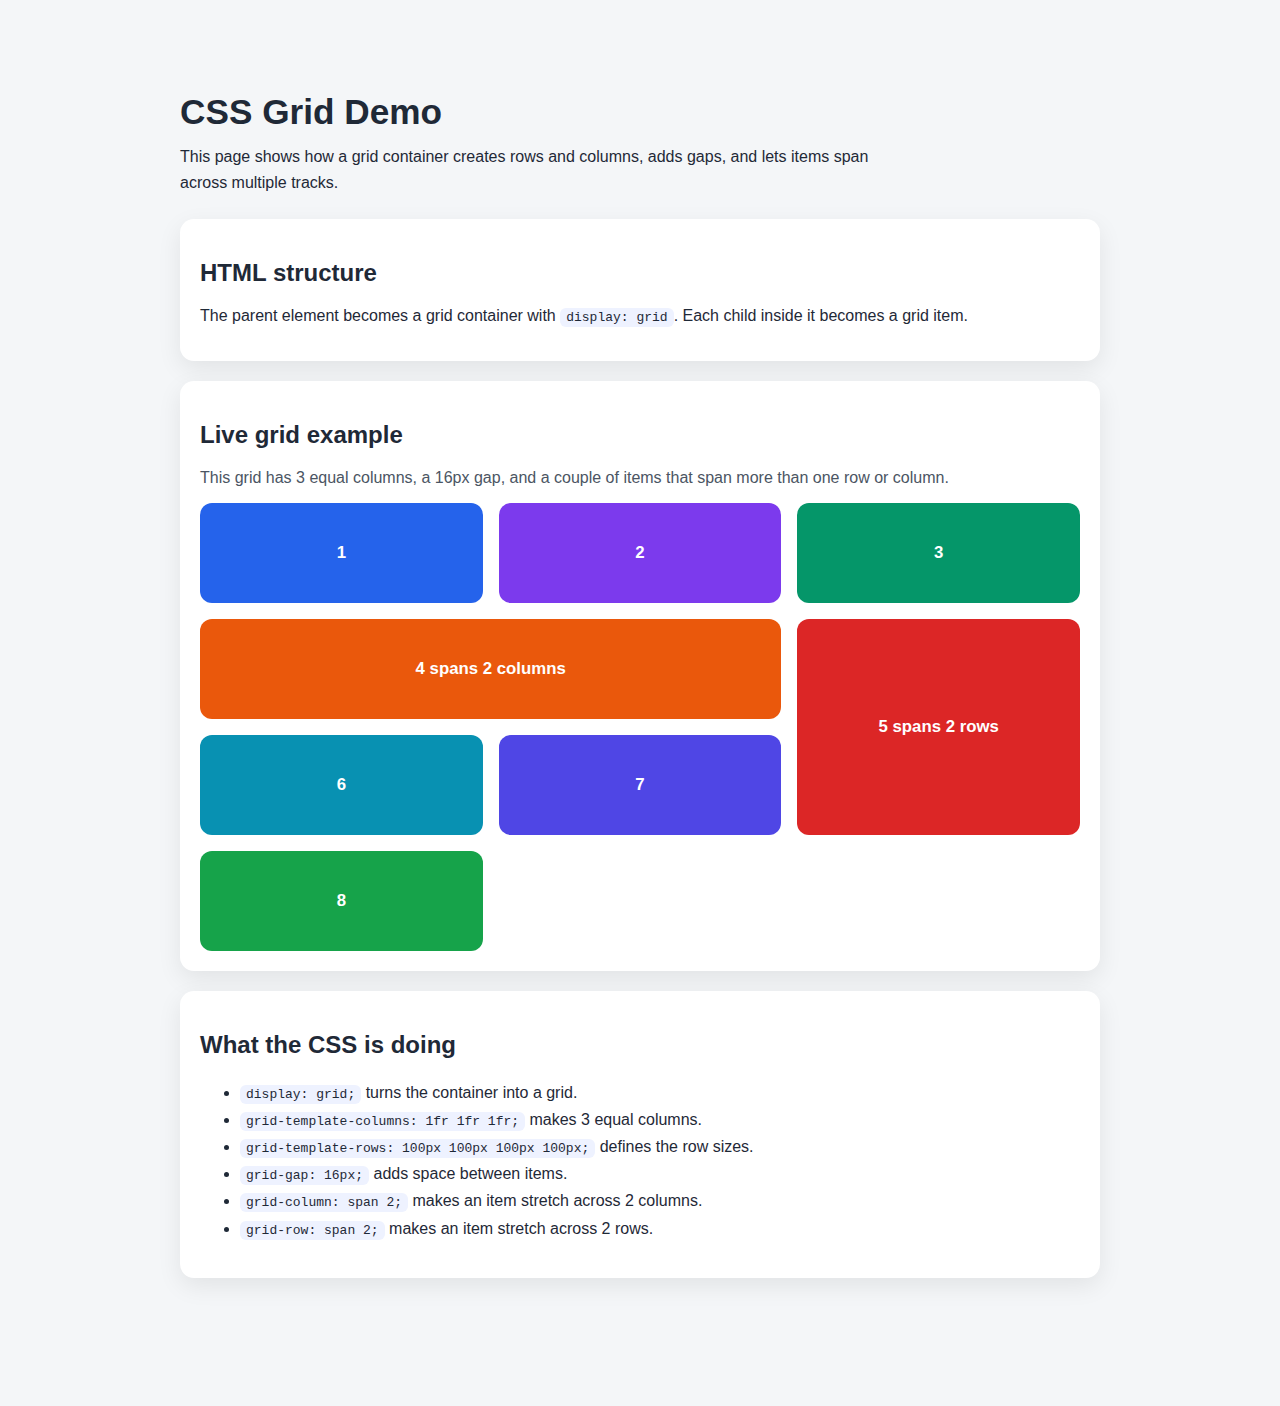
<file: Leaning Projects of HTML & CSS/a/index.html>
<!DOCTYPE html>
<html lang="en">
<head>
  <meta charset="UTF-8" />
  <meta name="viewport" content="width=device-width, initial-scale=1.0" />
  <title>CSS Grid Demo</title>
  <link rel="stylesheet" href="styles.css" />
</head>
<body>
  <main class="page">
    <header class="hero">
      <h1>CSS Grid Demo</h1>
      <p>
        This page shows how a grid container creates rows and columns, adds gaps,
        and lets items span across multiple tracks.
      </p>
    </header>

    <section class="card">
      <h2>HTML structure</h2>
      <p>
        The parent element becomes a grid container with <code>display: grid</code>.
        Each child inside it becomes a grid item.
      </p>
    </section>

    <section class="card">
      <h2>Live grid example</h2>
      <p class="note">
        This grid has 3 equal columns, a 16px gap, and a couple of items that span
        more than one row or column.
      </p>

      <div class="grid-demo">
        <div class="item item-1">1</div>
        <div class="item item-2">2</div>
        <div class="item item-3">3</div>
        <div class="item item-4 wide">4 spans 2 columns</div>
        <div class="item item-5 tall">5 spans 2 rows</div>
        <div class="item item-6">6</div>
        <div class="item item-7">7</div>
        <div class="item item-8">8</div>
      </div>
    </section>

    <section class="card">
      <h2>What the CSS is doing</h2>
      <ul>
        <li><code>display: grid;</code> turns the container into a grid.</li>
        <li><code>grid-template-columns: 1fr 1fr 1fr;</code> makes 3 equal columns.</li>
        <li><code>grid-template-rows: 100px 100px 100px 100px;</code> defines the row sizes.</li>
        <li><code>grid-gap: 16px;</code> adds space between items.</li>
        <li><code>grid-column: span 2;</code> makes an item stretch across 2 columns.</li>
        <li><code>grid-row: span 2;</code> makes an item stretch across 2 rows.</li>
      </ul>
    </section>
  </main>
</body>
</html>
</file>
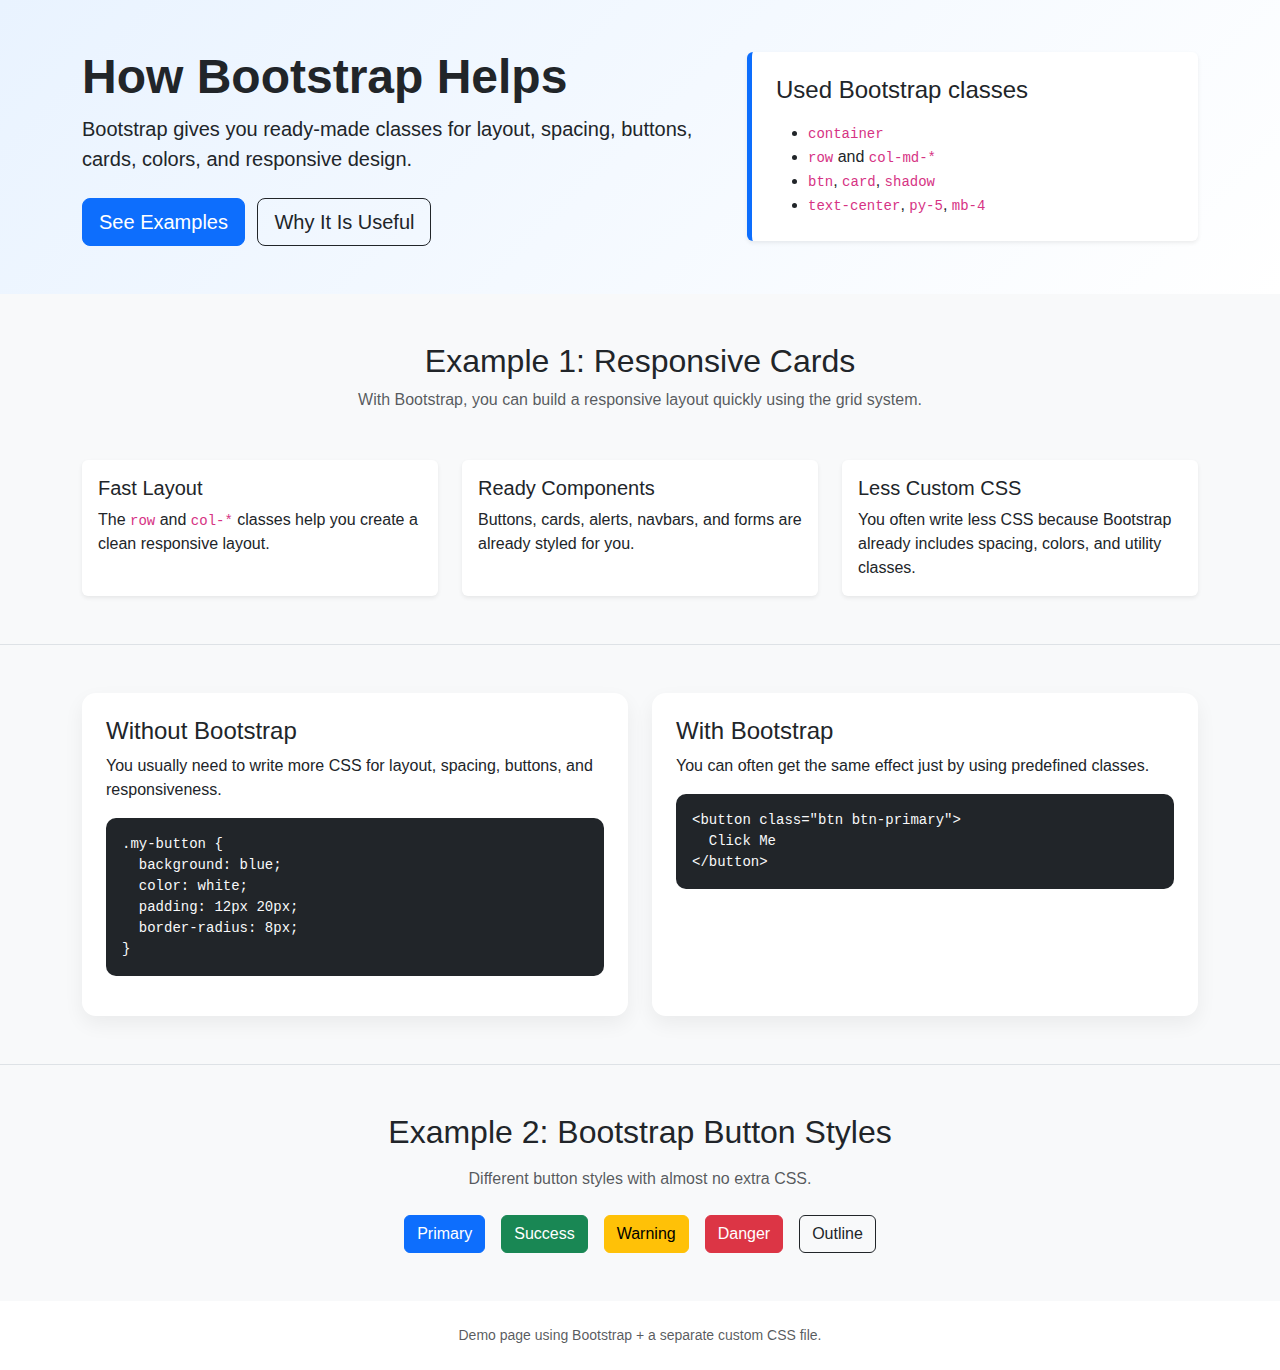
<file: Leaning Projects of HTML & CSS/b/index.html>
<!DOCTYPE html>
<html lang="en">
<head>
  <meta charset="UTF-8" />
  <meta name="viewport" content="width=device-width, initial-scale=1.0" />
  <title>Bootstrap Demo</title>

  <!-- Bootstrap CSS -->
  <link
    href="https://cdn.jsdelivr.net/npm/bootstrap@5.3.3/dist/css/bootstrap.min.css"
    rel="stylesheet"
  />

  <!-- Your custom CSS -->
  <link rel="stylesheet" href="styles.css" />
</head>
<body>
  <header class="hero-section py-5">
    <div class="container">
      <div class="row align-items-center g-4">
        <div class="col-md-7">
          <h1 class="display-5 fw-bold">How Bootstrap Helps</h1>
          <p class="lead mb-4">
            Bootstrap gives you ready-made classes for layout, spacing, buttons,
            cards, colors, and responsive design.
          </p>
          <a href="#examples" class="btn btn-primary btn-lg me-2">See Examples</a>
          <a href="#comparison" class="btn btn-outline-dark btn-lg">Why It Is Useful</a>
        </div>
        <div class="col-md-5">
          <div class="p-4 bg-white rounded shadow-sm example-box">
            <h2 class="h4 mb-3">Used Bootstrap classes</h2>
            <ul class="mb-0">
              <li><code>container</code></li>
              <li><code>row</code> and <code>col-md-*</code></li>
              <li><code>btn</code>, <code>card</code>, <code>shadow</code></li>
              <li><code>text-center</code>, <code>py-5</code>, <code>mb-4</code></li>
            </ul>
          </div>
        </div>
      </div>
    </div>
  </header>

  <main>
    <section id="examples" class="py-5">
      <div class="container">
        <div class="text-center mb-5">
          <h2>Example 1: Responsive Cards</h2>
          <p class="text-muted">
            With Bootstrap, you can build a responsive layout quickly using the grid system.
          </p>
        </div>

        <div class="row g-4">
          <div class="col-12 col-md-6 col-lg-4">
            <div class="card h-100 shadow-sm border-0">
              <div class="card-body">
                <h3 class="h5 card-title">Fast Layout</h3>
                <p class="card-text">
                  The <code>row</code> and <code>col-*</code> classes help you create a clean responsive layout.
                </p>
              </div>
            </div>
          </div>

          <div class="col-12 col-md-6 col-lg-4">
            <div class="card h-100 shadow-sm border-0">
              <div class="card-body">
                <h3 class="h5 card-title">Ready Components</h3>
                <p class="card-text">
                  Buttons, cards, alerts, navbars, and forms are already styled for you.
                </p>
              </div>
            </div>
          </div>

          <div class="col-12 col-md-6 col-lg-4">
            <div class="card h-100 shadow-sm border-0">
              <div class="card-body">
                <h3 class="h5 card-title">Less Custom CSS</h3>
                <p class="card-text">
                  You often write less CSS because Bootstrap already includes spacing, colors, and utility classes.
                </p>
              </div>
            </div>
          </div>
        </div>
      </div>
    </section>

    <section id="comparison" class="py-5 bg-light border-top border-bottom">
      <div class="container">
        <div class="row g-4 align-items-stretch">
          <div class="col-md-6">
            <div class="comparison-box h-100">
              <h2 class="h4">Without Bootstrap</h2>
              <p>
                You usually need to write more CSS for layout, spacing, buttons,
                and responsiveness.
              </p>
              <pre class="code-box"><code>.my-button {
  background: blue;
  color: white;
  padding: 12px 20px;
  border-radius: 8px;
}</code></pre>
            </div>
          </div>

          <div class="col-md-6">
            <div class="comparison-box h-100">
              <h2 class="h4">With Bootstrap</h2>
              <p>
                You can often get the same effect just by using predefined classes.
              </p>
              <pre class="code-box"><code>&lt;button class="btn btn-primary"&gt;
  Click Me
&lt;/button&gt;</code></pre>
            </div>
          </div>
        </div>
      </div>
    </section>

    <section class="py-5">
      <div class="container text-center">
        <h2 class="mb-3">Example 2: Bootstrap Button Styles</h2>
        <p class="text-muted mb-4">Different button styles with almost no extra CSS.</p>
        <div class="d-flex flex-wrap justify-content-center gap-3">
          <button class="btn btn-primary">Primary</button>
          <button class="btn btn-success">Success</button>
          <button class="btn btn-warning">Warning</button>
          <button class="btn btn-danger">Danger</button>
          <button class="btn btn-outline-dark">Outline</button>
        </div>
      </div>
    </section>
  </main>

  <footer class="py-4 text-center small text-muted">
    Demo page using Bootstrap + a separate custom CSS file.
  </footer>

  <!-- Bootstrap JS Bundle -->
  <script
    src="https://cdn.jsdelivr.net/npm/bootstrap@5.3.3/dist/js/bootstrap.bundle.min.js"
  ></script>
</body>
</html>
</file>
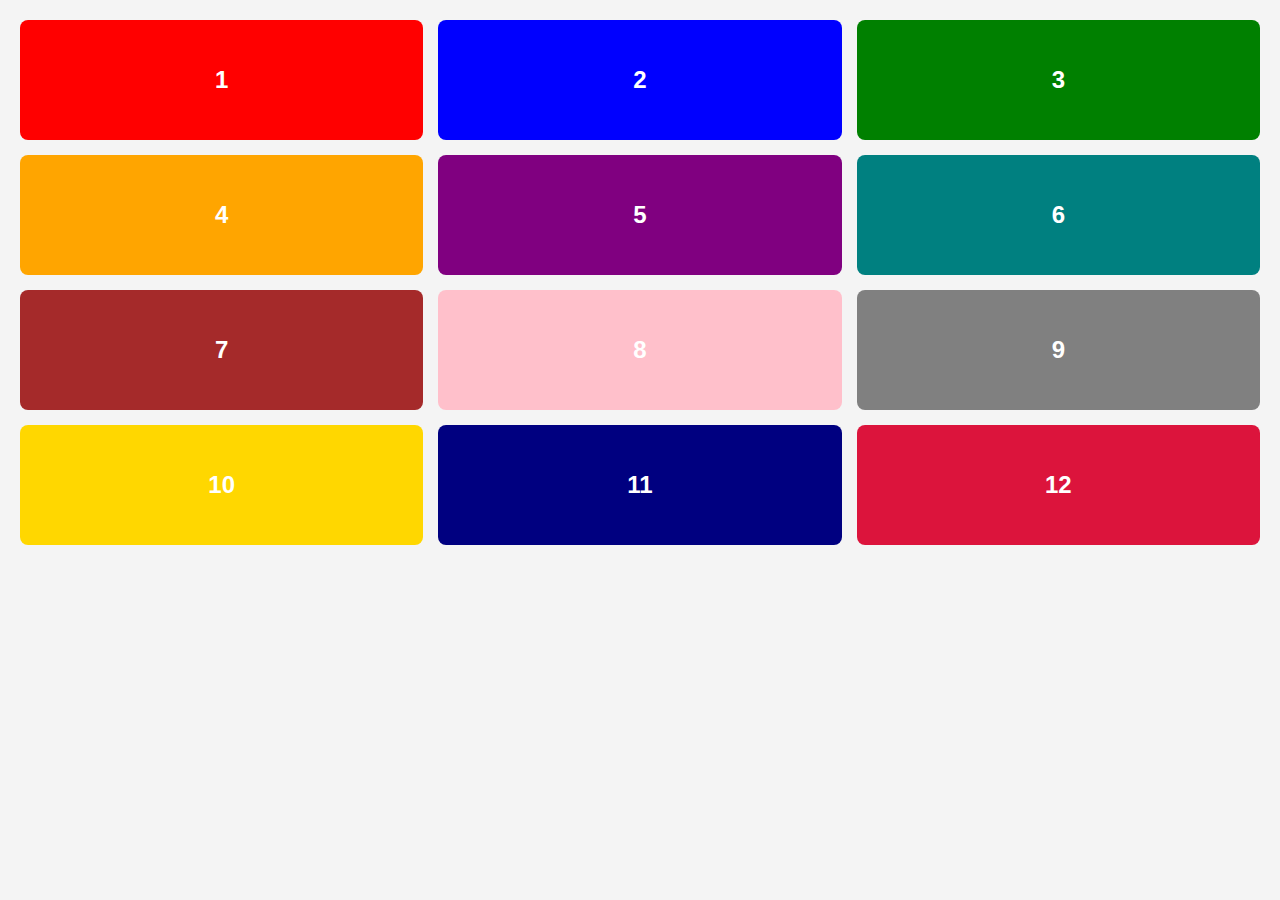
<file: Leaning Projects of HTML & CSS/g (CSS Grid)/index.html>
<!DOCTYPE html>
<html lang="en">
<head>
  <meta charset="UTF-8">
  <meta name="viewport" content="width=device-width, initial-scale=1.0">
  <title>Grid Layout</title>
  <link rel="stylesheet" href="style.css">
</head>
<body>

  <div class="grid-container">
    <div class="box box1">1</div>
    <div class="box box2">2</div>
    <div class="box box3">3</div>
    <div class="box box4">4</div>
    <div class="box box5">5</div>
    <div class="box box6">6</div>
    <div class="box box7">7</div>
    <div class="box box8">8</div>
    <div class="box box9">9</div>
    <div class="box box10">10</div>
    <div class="box box11">11</div>
    <div class="box box12">12</div>
  </div>

</body>
</html>
</file>
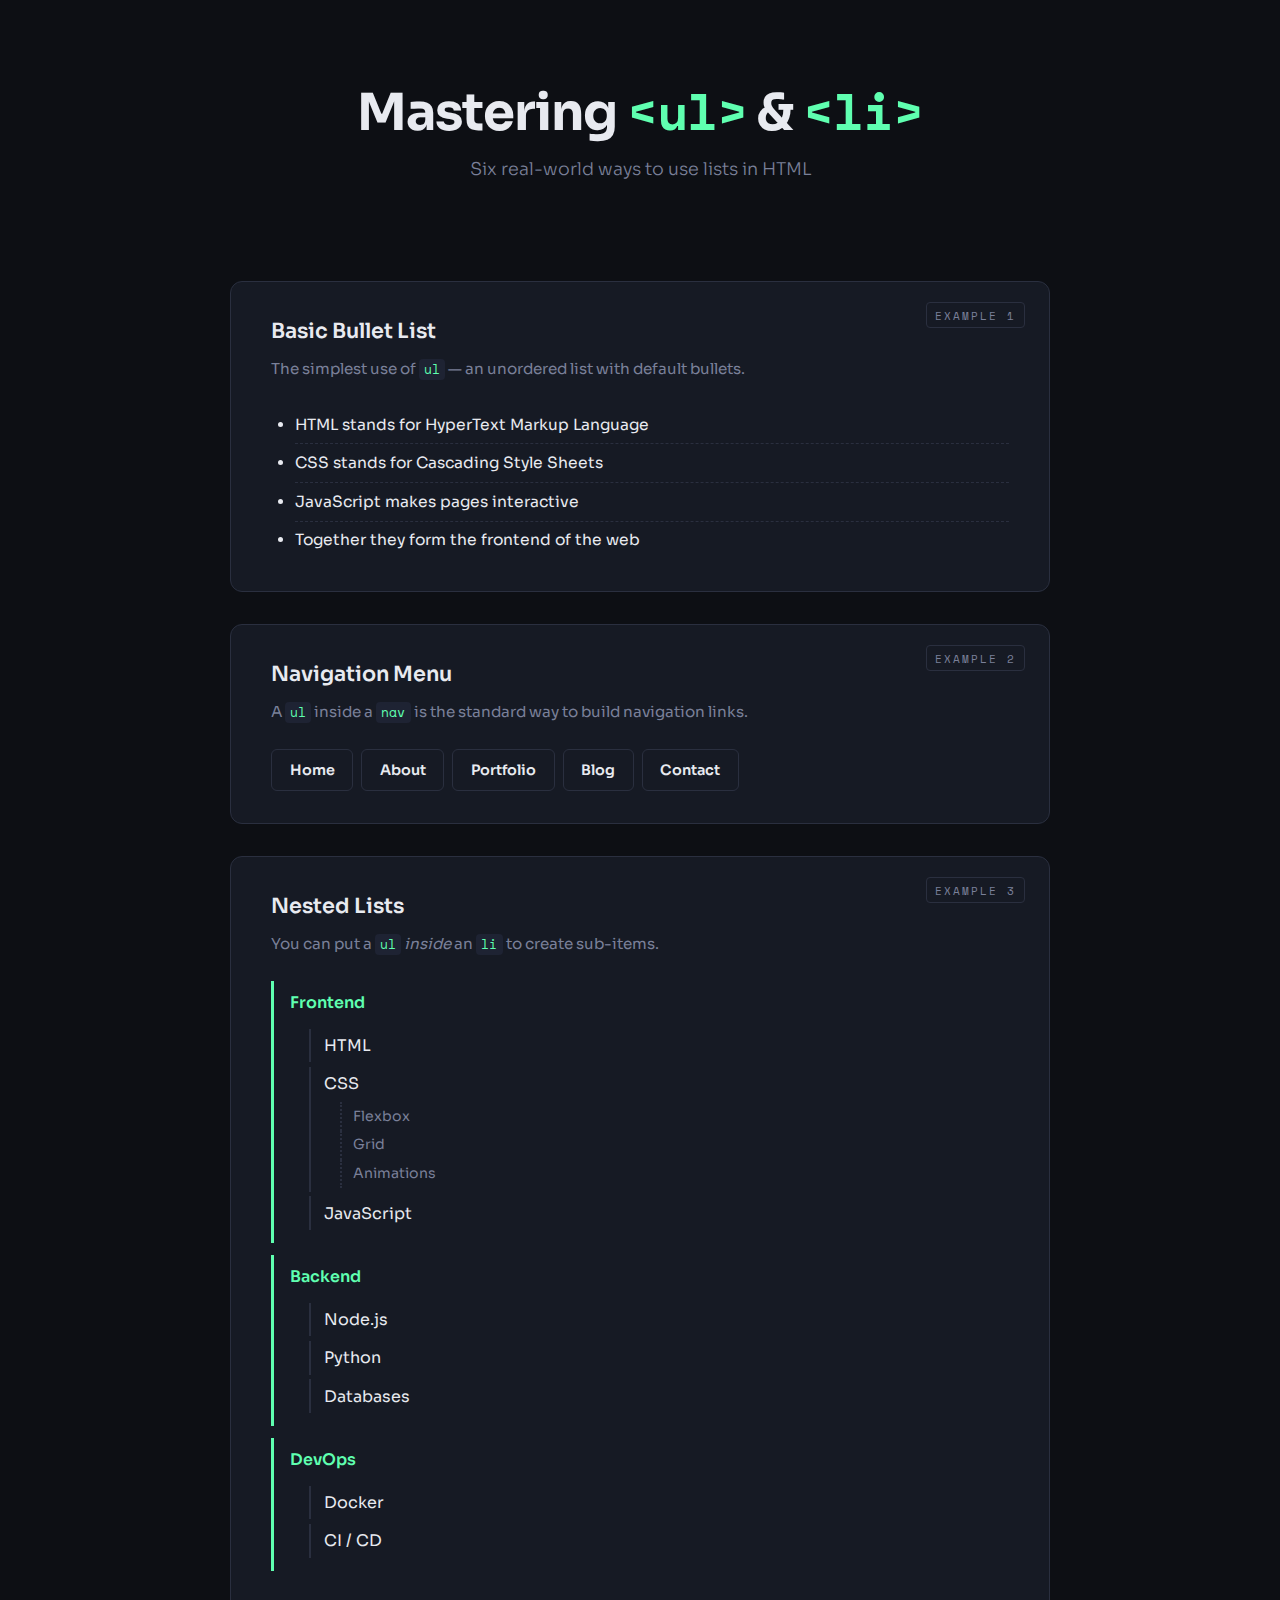
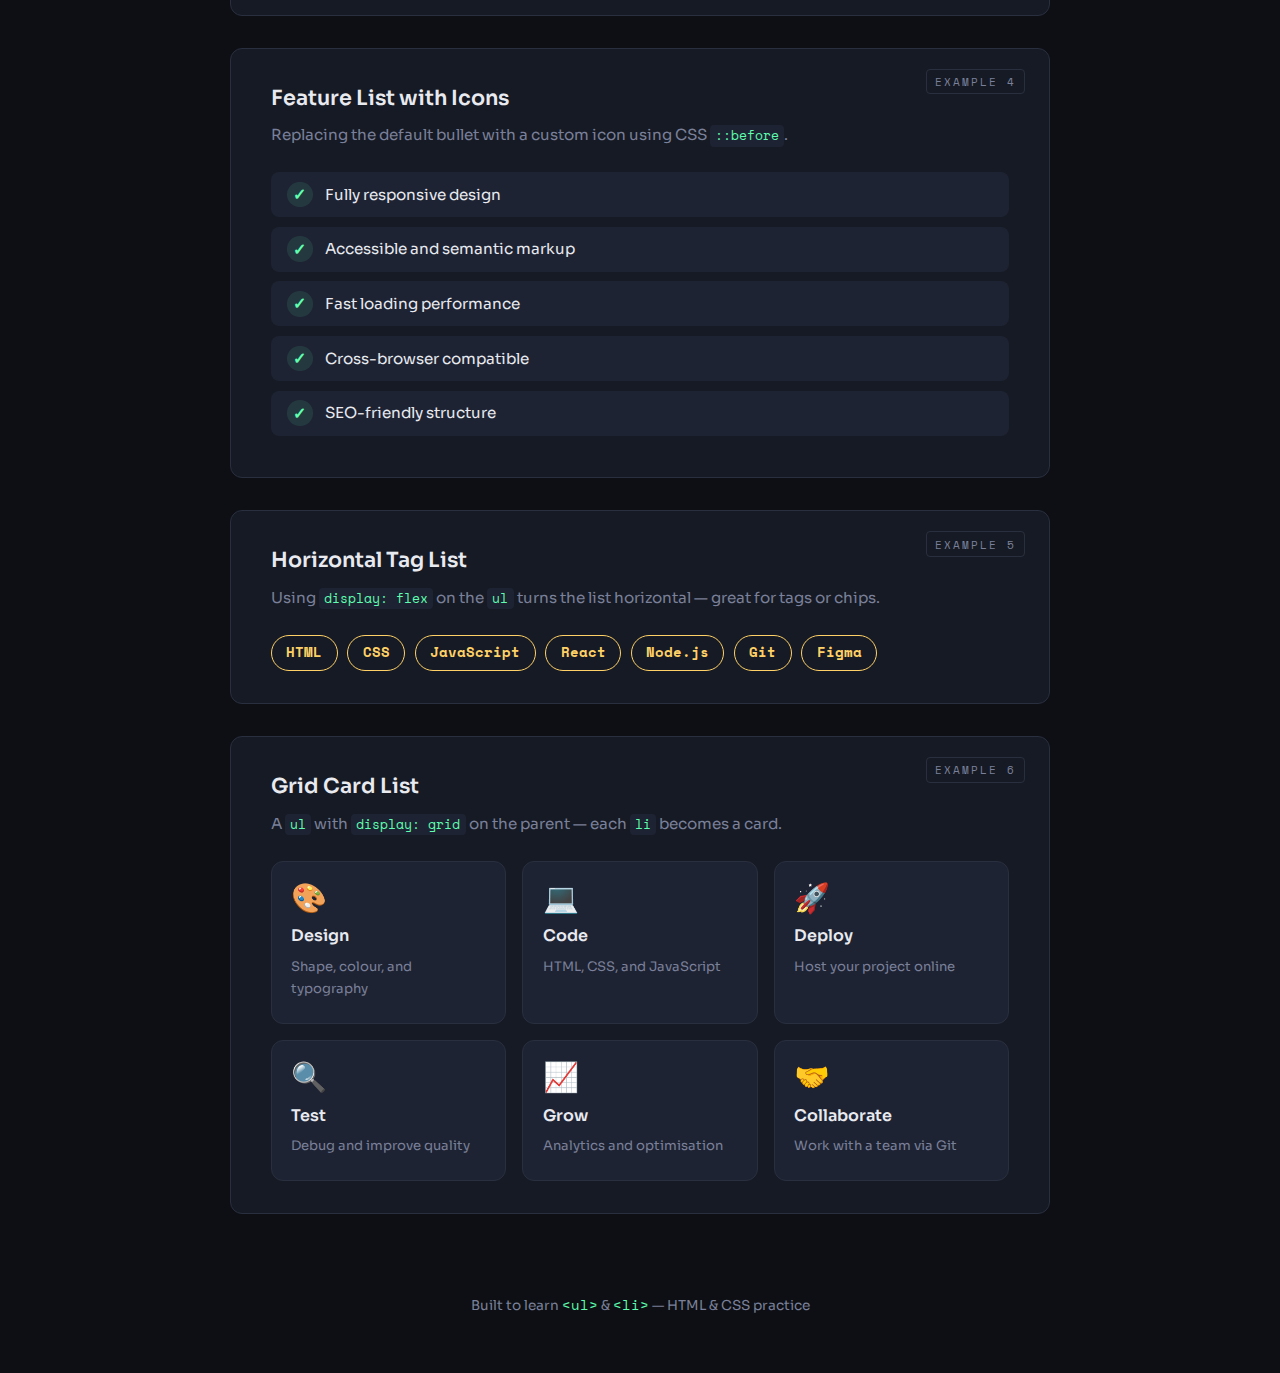
<file: Leaning Projects of HTML & CSS/i (ul & li)/index.html>
<!DOCTYPE html>
<html lang="en">
<head>
  <meta charset="UTF-8">
  <meta name="viewport" content="width=device-width, initial-scale=1.0">
  <title>Learning ul & li</title>
  <link rel="stylesheet" href="style.css">
  <link href="https://fonts.googleapis.com/css2?family=Space+Mono:wght@400;700&family=Sora:wght@300;400;600;700&display=swap" rel="stylesheet">
</head>
<body>

  <header>
    <h1>Mastering <code>&lt;ul&gt;</code> &amp; <code>&lt;li&gt;</code></h1>
    <p class="subtitle">Six real-world ways to use lists in HTML</p>
  </header>

  <main>

    <section class="card">
      <div class="label">Example 1</div>
      <h2>Basic Bullet List</h2>
      <p>The simplest use of <code>ul</code> — an unordered list with default bullets.</p>

      <ul class="basic-list">
        <li>HTML stands for HyperText Markup Language</li>
        <li>CSS stands for Cascading Style Sheets</li>
        <li>JavaScript makes pages interactive</li>
        <li>Together they form the frontend of the web</li>
      </ul>
    </section>

    <section class="card">
      <div class="label">Example 2</div>
      <h2>Navigation Menu</h2>
      <p>A <code>ul</code> inside a <code>nav</code> is the standard way to build navigation links.</p>

      <nav>
        <ul class="nav-list">
          <li><a href="#">Home</a></li>
          <li><a href="#">About</a></li>
          <li><a href="#">Portfolio</a></li>
          <li><a href="#">Blog</a></li>
          <li><a href="#">Contact</a></li>
        </ul>
      </nav>
    </section>

    <section class="card">
      <div class="label">Example 3</div>
      <h2>Nested Lists</h2>
      <p>You can put a <code>ul</code> <em>inside</em> an <code>li</code> to create sub-items.</p>

      <ul class="nested-list">
        <li>Frontend
          <ul>
            <li>HTML</li>
            <li>CSS
              <ul>
                <li>Flexbox</li>
                <li>Grid</li>
                <li>Animations</li>
              </ul>
            </li>
            <li>JavaScript</li>
          </ul>
        </li>
        <li>Backend
          <ul>
            <li>Node.js</li>
            <li>Python</li>
            <li>Databases</li>
          </ul>
        </li>
        <li>DevOps
          <ul>
            <li>Docker</li>
            <li>CI / CD</li>
          </ul>
        </li>
      </ul>
    </section>

    <section class="card">
      <div class="label">Example 4</div>
      <h2>Feature List with Icons</h2>
      <p>Replacing the default bullet with a custom icon using CSS <code>::before</code>.</p>

      <ul class="feature-list">
        <li>Fully responsive design</li>
        <li>Accessible and semantic markup</li>
        <li>Fast loading performance</li>
        <li>Cross-browser compatible</li>
        <li>SEO-friendly structure</li>
      </ul>
    </section>

    <section class="card">
      <div class="label">Example 5</div>
      <h2>Horizontal Tag List</h2>
      <p>Using <code>display: flex</code> on the <code>ul</code> turns the list horizontal — great for tags or chips.</p>

      <ul class="tag-list">
        <li>HTML</li>
        <li>CSS</li>
        <li>JavaScript</li>
        <li>React</li>
        <li>Node.js</li>
        <li>Git</li>
        <li>Figma</li>
      </ul>
    </section>

    <section class="card">
      <div class="label">Example 6</div>
      <h2>Grid Card List</h2>
      <p>A <code>ul</code> with <code>display: grid</code> on the parent — each <code>li</code> becomes a card.</p>

      <ul class="grid-list">
        <li>
          <span class="card-icon">🎨</span>
          <strong>Design</strong>
          <p>Shape, colour, and typography</p>
        </li>
        <li>
          <span class="card-icon">💻</span>
          <strong>Code</strong>
          <p>HTML, CSS, and JavaScript</p>
        </li>
        <li>
          <span class="card-icon">🚀</span>
          <strong>Deploy</strong>
          <p>Host your project online</p>
        </li>
        <li>
          <span class="card-icon">🔍</span>
          <strong>Test</strong>
          <p>Debug and improve quality</p>
        </li>
        <li>
          <span class="card-icon">📈</span>
          <strong>Grow</strong>
          <p>Analytics and optimisation</p>
        </li>
        <li>
          <span class="card-icon">🤝</span>
          <strong>Collaborate</strong>
          <p>Work with a team via Git</p>
        </li>
      </ul>
    </section>

  </main>

  <footer>
    <p>Built to learn <code>&lt;ul&gt;</code> &amp; <code>&lt;li&gt;</code> — HTML &amp; CSS practice</p>
  </footer>

</body>
</html>
</file>
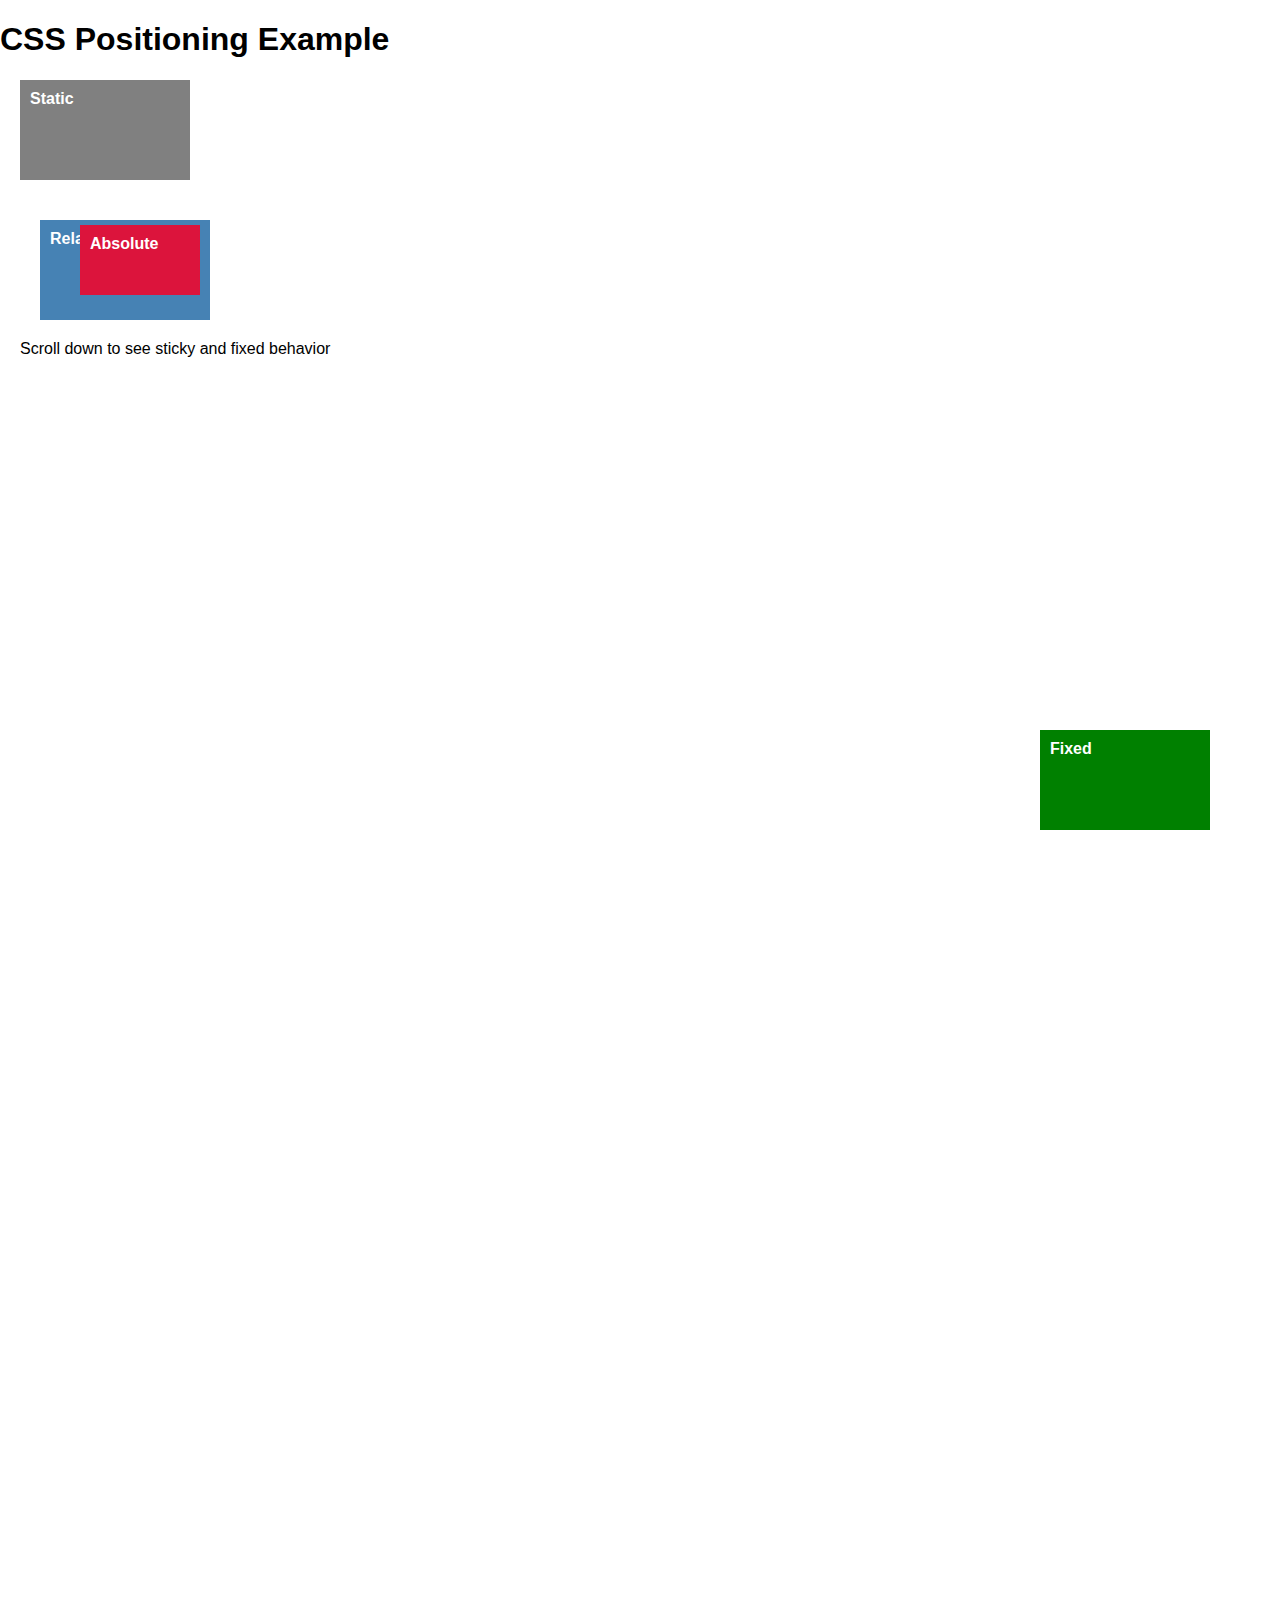
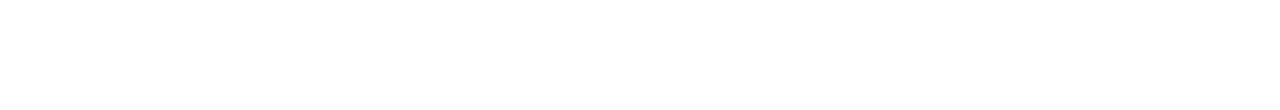
<file: Polito Course/a/index.html>
<!DOCTYPE html>
<html lang="en">

<head>
  <meta charset="UTF-8">
  <title>CSS Positioning</title>
  <link rel="stylesheet" href="styles.css">
</head>

<body>

  <h1>CSS Positioning Example</h1>

  <section class="container">
    <div class="box static">Static</div>

    <div class="box relative">
      Relative
      <div class="box absolute">Absolute</div>
    </div>

    <div class="box fixed">Fixed</div>
  </section>

  <div class="spacer">
    Scroll down to see sticky and fixed behavior
  </div>

</body>

</html>
</file>
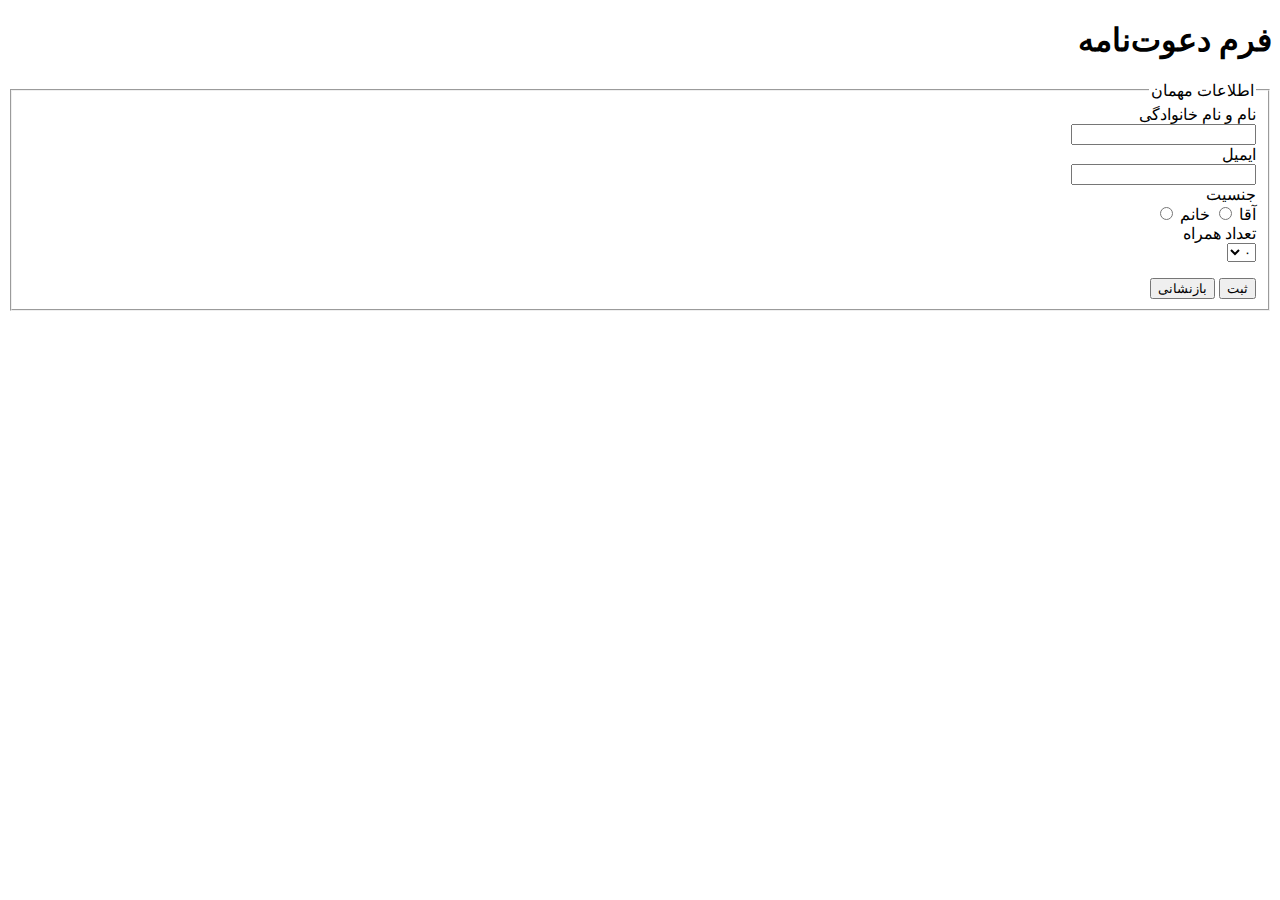
<file: a) HTML/a) MiniProjects/c/index.html>
<!DOCTYPE html>
<html dir="rtl" lang="fa">
  <head>
    <meta charset="UTF-8" />
    <meta name="viewport" content="width=device-width, initial-scale=1.0" />
    <title>Invitation Form</title>
  </head>
  <body>
    <h1>فرم دعوت‌نامه</h1>

    <form>
      <fieldset>
        <legend>اطلاعات مهمان</legend>

        <div>
          <label for="name">نام و نام خانوادگی</label><br />
          <input type="text" id="name" name="name" required />
        </div>

        <div>
          <label for="email">ایمیل</label><br />
          <input type="email" id="email" name="email" required />
        </div>

        <div>
          <span>جنسیت</span><br />
          <label for="male">آقا</label>
          <input type="radio" id="male" name="gender" value="male" />
          <label for="female">خانم</label>
          <input type="radio" id="female" name="gender" value="female" />
        </div>

        <div>
          <label for="attendant">تعداد همراه</label><br />
          <select id="attendant" name="attendant">
            <option value="0">۰</option>
            <option value="1">۱</option>
            <option value="2">۲</option>
            <option value="3">۳</option>
            <option value="4">۴</option>
          </select>
        </div>

        <div style="margin-top: 1rem">
          <button type="submit" id="submit">ثبت</button>
          <button type="reset" id="reset">بازنشانی</button>
        </div>
      </fieldset>
    </form>
  </body>
</html>
</file>
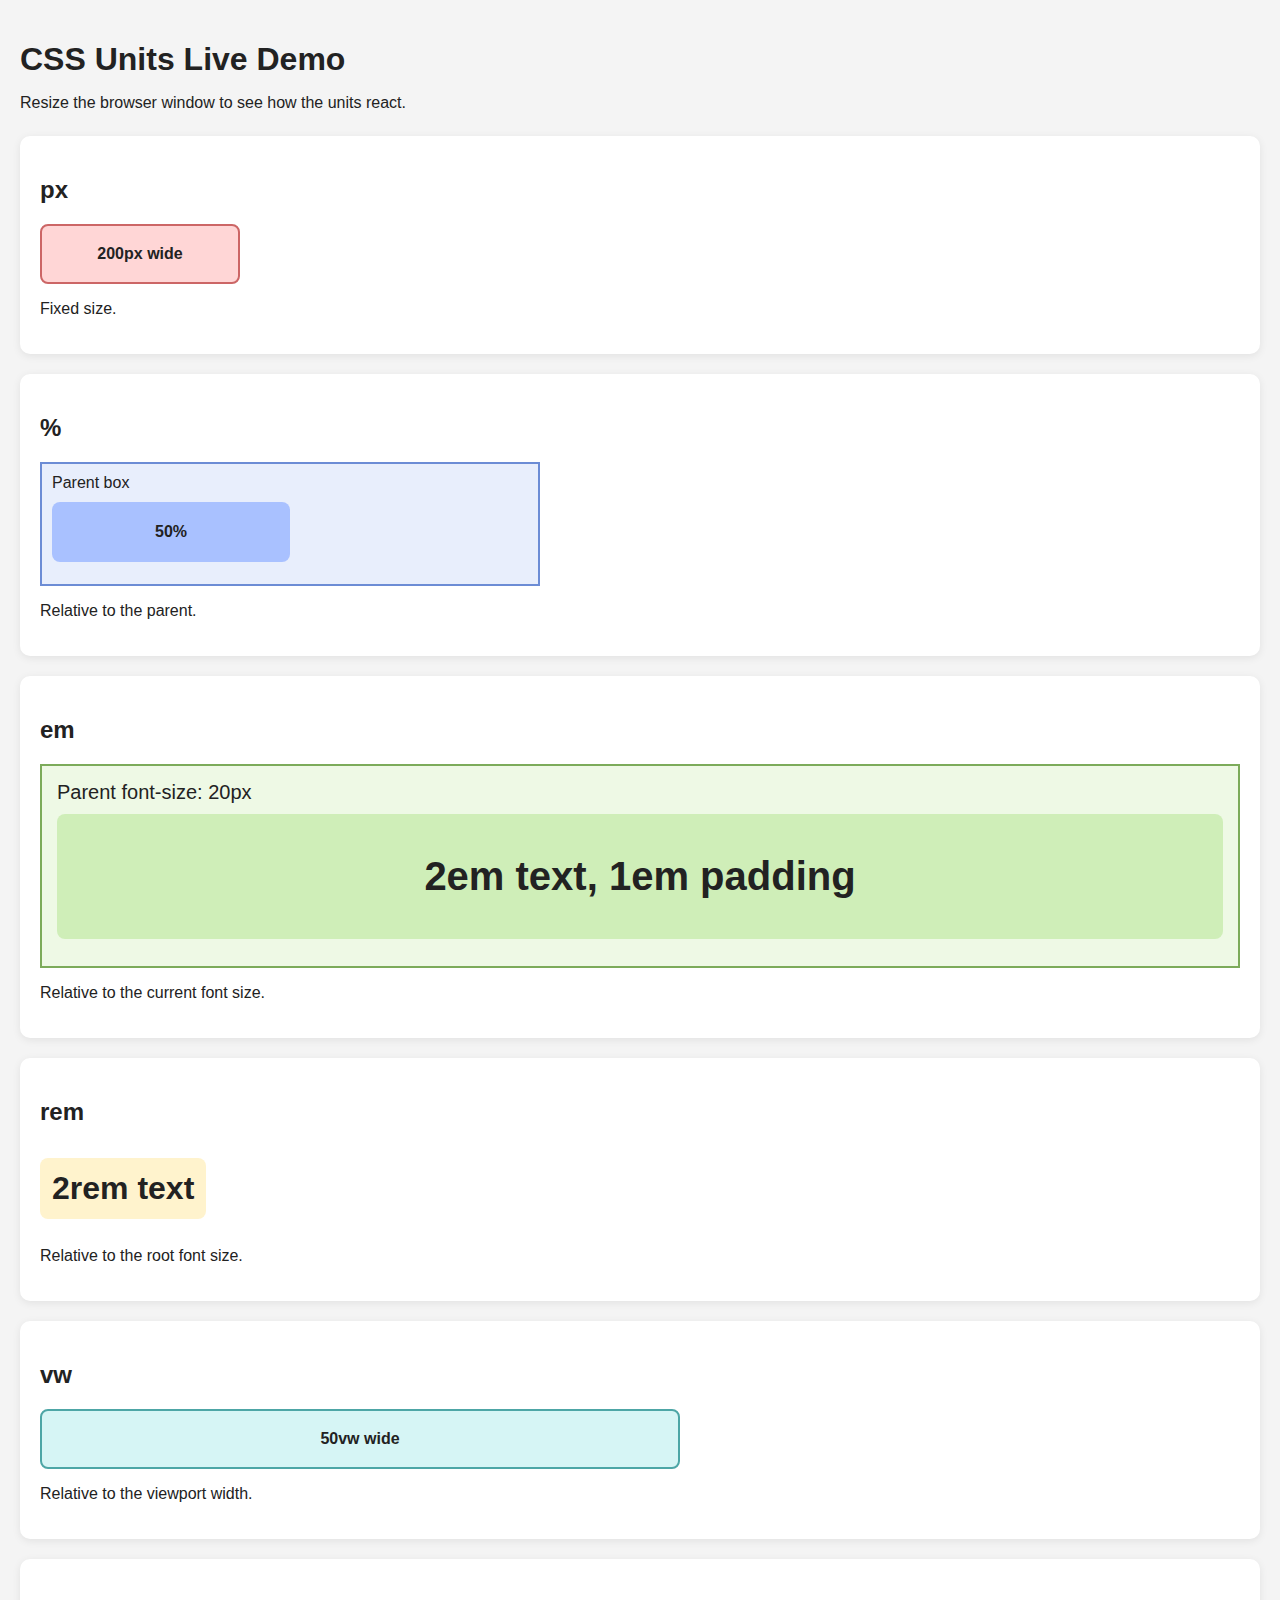
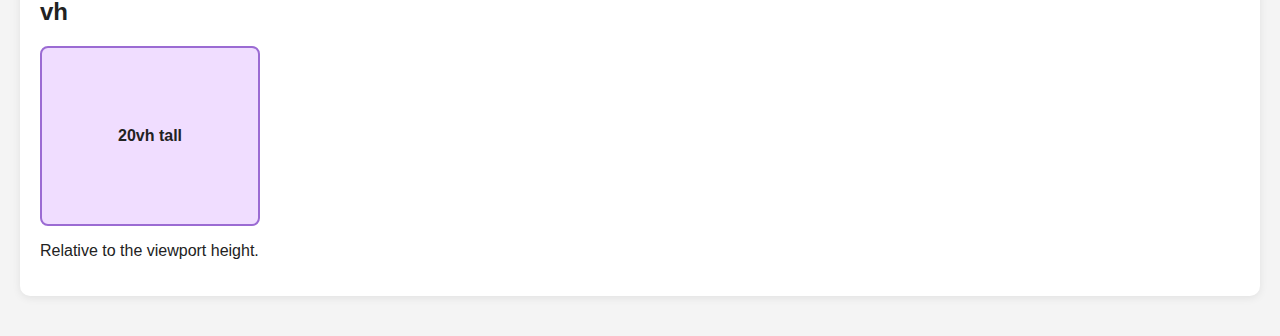
<file: a) HTML/learning/b/index.html>
<!DOCTYPE html>
<html lang="en">
<head>
  <meta charset="UTF-8" />
  <meta name="viewport" content="width=device-width, initial-scale=1.0" />
  <title>CSS Units Demo</title>
  <link rel="stylesheet" href="style.css" />
</head>
<body>
  <h1>CSS Units Live Demo</h1>
  <p class="intro">Resize the browser window to see how the units react.</p>

  <section class="box">
    <h2>px</h2>
    <div class="demo px-box">200px wide</div>
    <p>Fixed size.</p>
  </section>

  <section class="box">
    <h2>%</h2>
    <div class="percent-parent">
      Parent box
      <div class="demo percent-child">50%</div>
    </div>
    <p>Relative to the parent.</p>
  </section>

  <section class="box">
    <h2>em</h2>
    <div class="em-parent">
      Parent font-size: 20px
      <div class="demo em-child">2em text, 1em padding</div>
    </div>
    <p>Relative to the current font size.</p>
  </section>

  <section class="box">
    <h2>rem</h2>
    <div class="demo rem-box">2rem text</div>
    <p>Relative to the root font size.</p>
  </section>

  <section class="box">
    <h2>vw</h2>
    <div class="demo vw-box">50vw wide</div>
    <p>Relative to the viewport width.</p>
  </section>

  <section class="box">
    <h2>vh</h2>
    <div class="demo vh-box">20vh tall</div>
    <p>Relative to the viewport height.</p>
  </section>
</body>
</html>
</file>
<file: Leaning Projects of HTML & CSS/a/styles.css>
* {
  box-sizing: border-box;
}

body {
  margin: 0;
  font-family: Arial, Helvetica, sans-serif;
  background: #f4f6f8;
  color: #1f2937;
}

.page {
  max-width: 960px;
  margin: 60px auto;
  padding: 32px 20px 48px;
}

.hero {
  margin-bottom: 24px;
}

.hero h1 {
  margin: 0 0 12px;
  font-size: 2.2rem;
}

.hero p {
  margin: 0;
  max-width: 700px;
  line-height: 1.6;
}

.card {
  background: white;
  border-radius: 14px;
  padding: 20px;
  margin-bottom: 20px;
  box-shadow: 0 8px 24px rgba(0, 0, 0, 0.08);
}

.note {
  margin-bottom: 16px;
  color: #4b5563;
}

.grid-demo {
  display: grid;
  grid-template-columns: 1fr 1fr 1fr;
  grid-template-rows: 100px 100px 100px 100px;
  grid-gap: 16px;
}

.item {
  display: flex;
  align-items: center;
  justify-content: center;
  border-radius: 12px;
  font-weight: bold;
  font-size: 1.05rem;
  color: white;
}

.item-1 { background: #2563eb; }
.item-2 { background: #7c3aed; }
.item-3 { background: #059669; }
.item-4 { background: #ea580c; }
.item-5 { background: #dc2626; }
.item-6 { background: #0891b2; }
.item-7 { background: #4f46e5; }
.item-8 { background: #16a34a; }

.wide {
  grid-column: span 2;
}

.tall {
  grid-row: span 2;
}

code {
  background: #eef2ff;
  padding: 2px 6px;
  border-radius: 6px;
}

ul {
  line-height: 1.7;
}
</file>
<file: Leaning Projects of HTML & CSS/b/styles.css>
body {
  font-family: Arial, sans-serif;
  background-color: #f8f9fa;
}

.hero-section {
  background: linear-gradient(135deg, #e9f3ff, #ffffff);
}

.example-box {
  border-left: 5px solid #0d6efd;
}

.comparison-box {
  background-color: #ffffff;
  border-radius: 14px;
  padding: 24px;
  box-shadow: 0 8px 20px rgba(0, 0, 0, 0.06);
}

.code-box {
  background-color: #212529;
  color: #f8f9fa;
  padding: 16px;
  border-radius: 10px;
  overflow-x: auto;
  margin-top: 12px;
}

footer {
  background-color: #ffffff;
}
</file>
<file: Leaning Projects of HTML & CSS/g (CSS Grid)/style.css>
body {
  margin: 0;
  padding: 20px;
  font-family: Arial, sans-serif;
  background-color: #f4f4f4;
}

.grid-container {
  display: grid;
  grid-template-columns: repeat(3, 1fr);
  grid-template-rows: repeat(4, 120px);
  gap: 15px;
}

.box {
  display: flex;
  justify-content: center;
  align-items: center;
  font-size: 24px;
  font-weight: bold;
  color: white;
  border-radius: 8px;
}

.box1  { background-color: red; }
.box2  { background-color: blue; }
.box3  { background-color: green; }
.box4  { background-color: orange; }
.box5  { background-color: purple; }
.box6  { background-color: teal; }
.box7  { background-color: brown; }
.box8  { background-color: pink; }
.box9  { background-color: gray; }
.box10 { background-color: gold; }
.box11 { background-color: navy; }
.box12 { background-color: crimson; }
</file>
<file: Polito Course/a/styles.css>
body {
  font-family: Arial, sans-serif;
  margin: 0;
  padding: 0;
}

/* General box style */
.box {
  width: 150px;
  height: 80px;
  margin: 20px;
  padding: 10px;
  color: white;
  font-weight: bold;
}

/* STATIC (default) */
.static {
  position: static;
  background-color: gray;
}

/* RELATIVE */
.relative {
  position: relative;
  background-color: steelblue;
  top: 20px;
  /* Moves relative to its normal position */
  left: 20px;
}

/* ABSOLUTE */
.absolute {
  position: absolute;
  background-color: crimson;
  margin: 0px;
  top: 5px;
  right: 10px;
  width: 100px;
  height: 50px;
}

/* FIXED */
.fixed {
  position: fixed;
  background-color: green;
  bottom: 50px;
  right: 50px;
}

/* Extra space for scrolling */
.spacer {
  height: 150vh;
  padding: 20px;
}
</file>
<file: a) HTML/learning/b/style.css>
html {
  font-size: 16px;
}

* {
  box-sizing: border-box;
}

body {
  margin: 0;
  padding: 20px;
  font-family: Arial, sans-serif;
  background: #f4f4f4;
  color: #222;
}

h1 {
  margin-bottom: 8px;
}

.intro {
  margin-bottom: 24px;
}

.box {
  background: white;
  margin-bottom: 20px;
  padding: 20px;
  border-radius: 10px;
  box-shadow: 0 2px 8px rgba(0, 0, 0, 0.08);
}

.demo {
  display: flex;
  align-items: center;
  justify-content: center;
  margin: 12px 0;
  border-radius: 8px;
  font-weight: bold;
}

/* px */
.px-box {
  width: 200px;
  height: 60px;
  background: #ffd6d6;
  border: 2px solid #cc6666;
}

/* % */
.percent-parent {
  width: 500px;
  max-width: 100%;
  padding: 10px;
  background: #e8eefc;
  border: 2px solid #6c8cd5;
}

.percent-child {
  width: 50%;
  height: 60px;
  margin-top: 10px;
  background: #a9c1ff;
}

/* em */
.em-parent {
  font-size: 20px;
  padding: 15px;
  background: #eef9e5;
  border: 2px solid #7cab5a;
}

.em-child {
  font-size: 2em;
  padding: 1em;
  background: #cfeeb8;
  margin-top: 10px;
}

/* rem */
.rem-box {
  font-size: 2rem;
  padding: 12px;
  background: #fff3cd;
  display: inline-flex;
}

/* vw */
.vw-box {
  width: 50vw;
  max-width: 100%;
  height: 60px;
  background: #d6f5f5;
  border: 2px solid #4da6a6;
}

/* vh */
.vh-box {
  width: 220px;
  height: 20vh;
  min-height: 60px;
  background: #f0ddff;
  border: 2px solid #9b6bd3;
}
</file>
<file: Leaning Projects of HTML & CSS/i (ul & li)/style.css>
/* Reset */
* {
  box-sizing: border-box;
  margin: 0;
  padding: 0;
}

/* Page */
body {
  font-family: "Sora", sans-serif;
  background-color: #0d0f14;
  color: #e8eaf0;
  line-height: 1.7;
  padding: 2rem 1rem;
}

/* Header */
header {
  text-align: center;
  padding: 3rem 1rem 4rem;
  max-width: 700px;
  margin: 0 auto 2rem;
}

header h1 {
  font-size: 2rem;
  font-weight: 700;
  letter-spacing: -1px;
  color: #e8eaf0;
  line-height: 1.2;
}

header h1 code {
  color: #5fffb0;
  font-family: "Space Mono", monospace;
}

.subtitle {
  margin-top: 0.75rem;
  color: #7a8099;
  font-size: 1.1rem;
  font-weight: 300;
}

/* Main layout */
main {
  max-width: 820px;
  margin: 0 auto;
}

/* This gives space between cards */
.card {
  background-color: #161a24;
  border: 1px solid #2a2f3f;
  border-radius: 12px;
  padding: 2rem 2.5rem;
  position: relative;
  margin-bottom: 2rem;
}

.card h2 {
  font-size: 1.3rem;
  font-weight: 600;
  margin-bottom: 0.4rem;
  color: #e8eaf0;
}

.card p {
  color: #7a8099;
  font-size: 0.95rem;
  margin-bottom: 1.5rem;
}

.card p code,
.card h2 code {
  background-color: #1e2333;
  color: #5fffb0;
  font-family: "Space Mono", monospace;
  font-size: 0.85em;
  padding: 0.1em 0.4em;
  border-radius: 4px;
}

/* Small label in top right */
.label {
  position: absolute;
  top: 1.25rem;
  right: 1.5rem;
  font-family: "Space Mono", monospace;
  font-size: 0.7rem;
  color: #7a8099;
  text-transform: uppercase;
  letter-spacing: 2px;
  border: 1px solid #2a2f3f;
  padding: 0.15rem 0.5rem;
  border-radius: 4px;
}

/* Example 1 */
.basic-list {
  list-style: disc;
  padding-left: 1.5rem;
}

.basic-list li {
  padding: 0.35rem 0;
  color: #e8eaf0;
  font-size: 0.97rem;
  border-bottom: 1px dashed #2a2f3f;
}

.basic-list li:last-child {
  border-bottom: none;
}

/* Example 2 */
.nav-list {
  list-style: none;
  display: flex;
  flex-wrap: wrap;
  gap: 0.5rem;
}

.nav-list li a {
  display: block;
  text-decoration: none;
  color: #e8eaf0;
  font-weight: 600;
  font-size: 0.9rem;
  padding: 0.5rem 1.1rem;
  border-radius: 6px;
  border: 1px solid #2a2f3f;
  transition: 0.2s;
}

.nav-list li a:hover {
  background-color: #5fffb0;
  color: #0d0f14;
  border-color: #5fffb0;
}

/* Example 3 */
.nested-list {
  list-style: none;
}

.nested-list > li {
  padding: 0.5rem 0 0.5rem 1rem;
  border-left: 3px solid #5fffb0;
  margin-bottom: 0.75rem;
  font-weight: 600;
  color: #5fffb0;
}

.nested-list > li > ul {
  list-style: none;
  padding: 0.4rem 0 0 1.2rem;
  margin-top: 0.4rem;
}

.nested-list > li > ul > li {
  font-weight: 400;
  color: #e8eaf0;
  padding: 0.2rem 0;
  border-left: 2px solid #2a2f3f;
  padding-left: 0.8rem;
  margin-bottom: 0.3rem;
}

.nested-list > li > ul > li > ul {
  list-style: none;
  padding-left: 1rem;
  margin-top: 0.3rem;
}

.nested-list > li > ul > li > ul > li {
  color: #7a8099;
  font-size: 0.88rem;
  padding: 0.15rem 0;
  border-left: 2px dotted #2a2f3f;
  padding-left: 0.7rem;
}

/* Example 4 */
.feature-list {
  list-style: none;
}

.feature-list li {
  padding: 0.6rem 1rem;
  background-color: #1e2333;
  border-radius: 8px;
  font-size: 0.95rem;
  display: flex;
  align-items: center;
  gap: 0.75rem;
  margin-bottom: 0.6rem;
  transition: 0.2s;
}

.feature-list li:hover {
  background-color: #212840;
}

.feature-list li::before {
  content: "✓";
  color: #5fffb0;
  font-family: "Space Mono", monospace;
  font-weight: 700;
  font-size: 1rem;
  background-color: rgba(95, 255, 176, 0.1);
  width: 1.6rem;
  height: 1.6rem;
  display: flex;
  align-items: center;
  justify-content: center;
  border-radius: 50%;
  flex-shrink: 0;
}

/* Example 5 */
.tag-list {
  list-style: none;
  display: flex;
  flex-wrap: wrap;
  gap: 0.6rem;
}

.tag-list li {
  background-color: transparent;
  border: 1px solid #ffd166;
  color: #ffd166;
  padding: 0.35rem 0.9rem;
  border-radius: 999px;
  font-size: 0.85rem;
  font-weight: 600;
  font-family: "Space Mono", monospace;
  transition: 0.2s;
  cursor: default;
}

.tag-list li:hover {
  background-color: #ffd166;
  color: #0d0f14;
}

/* Example 6 */
.grid-list {
  list-style: none;
  display: grid;
  grid-template-columns: repeat(3, 1fr);
  gap: 1rem;
}

.grid-list li {
  background-color: #1e2333;
  border: 1px solid #2a2f3f;
  border-radius: 12px;
  padding: 1.4rem 1.2rem;
  display: flex;
  flex-direction: column;
  gap: 0.4rem;
  transition: 0.2s;
}

.grid-list li:hover {
  border-color: #ff6b6b;
  transform: translateY(-4px);
}

.card-icon {
  font-size: 1.8rem;
  line-height: 1;
  margin-bottom: 0.2rem;
}

.grid-list li strong {
  font-size: 1rem;
  font-weight: 600;
  color: #e8eaf0;
}

.grid-list li p {
  font-size: 0.82rem;
  color: #7a8099;
  margin: 0;
}

/* Footer */
footer {
  text-align: center;
  padding: 3rem 1rem 1.5rem;
  color: #7a8099;
  font-size: 0.85rem;
}

footer code {
  font-family: "Space Mono", monospace;
  color: #5fffb0;
}

/* Responsive */
@media (min-width: 768px) {
  header h1 {
    font-size: 3.2rem;
  }
}

@media (max-width: 767px) {
  .card {
    padding: 1.5rem;
  }

  .label {
    position: static;
    display: inline-block;
    margin-bottom: 1rem;
  }

  .grid-list {
    grid-template-columns: repeat(2, 1fr);
  }
}

@media (max-width: 520px) {
  .grid-list {
    grid-template-columns: 1fr;
  }
}
</file>
